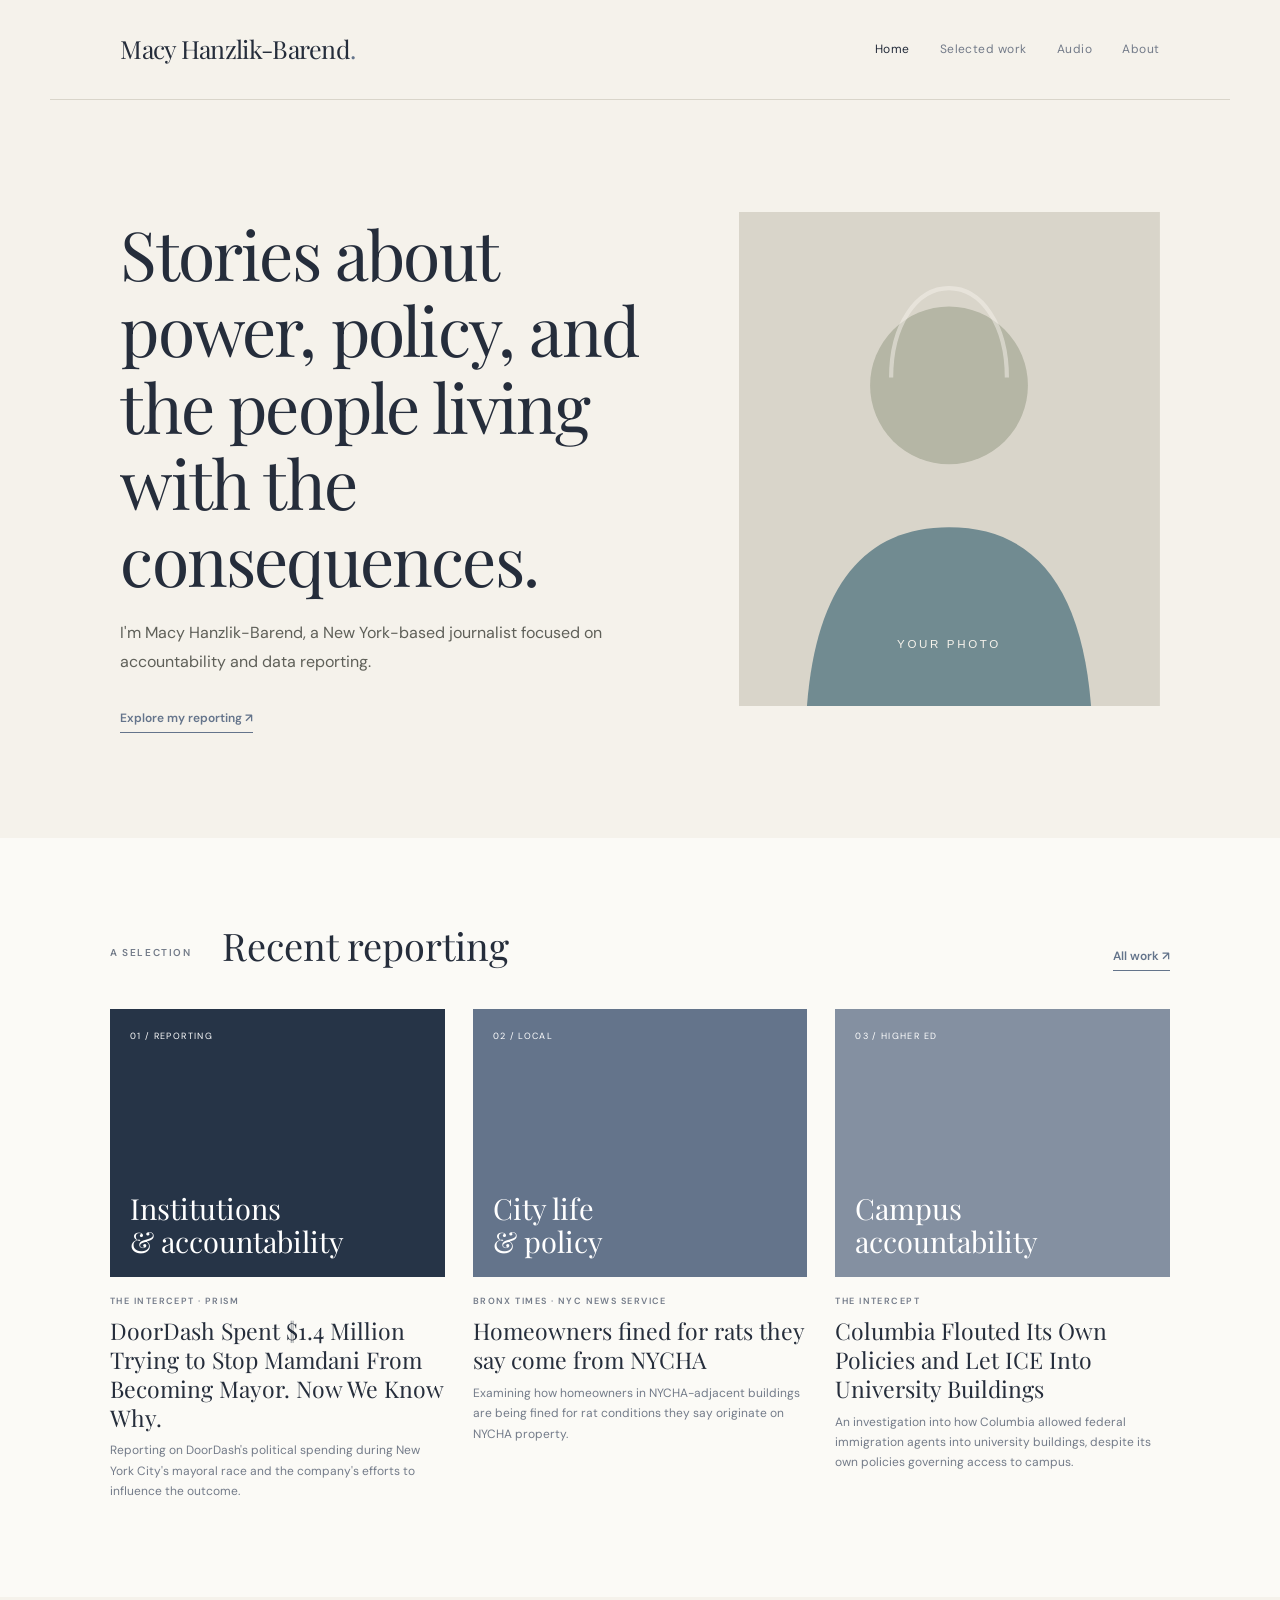
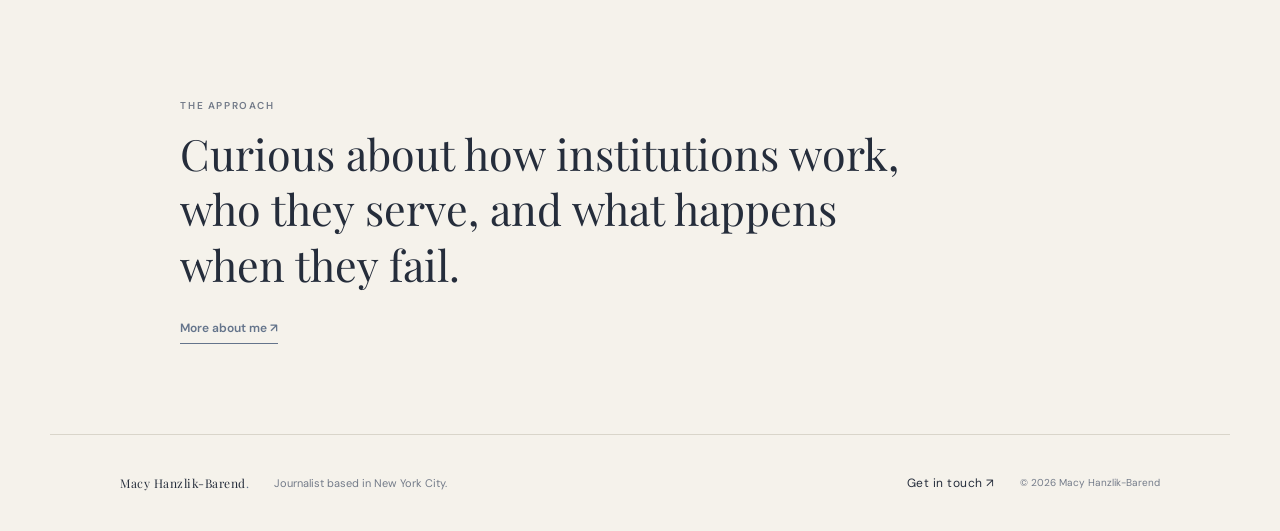
<file: index.html>
<!doctype html>
<html lang="en">
<head>
  <meta charset="utf-8">
  <meta name="viewport" content="width=device-width, initial-scale=1">
  <meta name="description" content="Macy Hanzlik-Barend is a journalist reporting on institutions, policy and the people affected by them.">
  <title>Macy Hanzlik-Barend — Journalist</title>
  <link rel="preconnect" href="https://fonts.googleapis.com">
  <link rel="preconnect" href="https://fonts.gstatic.com" crossorigin>
  <link href="https://fonts.googleapis.com/css2?family=DM+Sans:wght@400;500;600;700&family=Playfair+Display:wght@400;500;600&display=swap" rel="stylesheet">
  <link rel="stylesheet" href="styles.css">
</head>
<body>
  <header class="site-header">
    <a class="wordmark" href="index.html">Macy Hanzlik-Barend<span>.</span></a>
    <button class="menu-toggle" aria-label="Toggle navigation" aria-expanded="false">Menu</button>
    <nav class="nav">
      <a class="active" href="index.html">Home</a>
      <a href="work.html">Selected work</a>
      <a href="audio.html">Audio</a>
      <a href="about.html">About</a>
    </nav>
  </header>

  <main>
    <section class="hero">
      <div class="hero-copy">
        <p class="eyebrow"></p>
        <h1>Stories about power, policy, and the people living with the consequences.</h1>
        <p class="intro">I'm Macy Hanzlik-Barend, a New York-based journalist focused on accountability and data reporting.</p>
        <a class="text-link" href="work.html">Explore my reporting <span aria-hidden="true">↗</span></a>
      </div>
      <div class="hero-image-wrap">
        <!-- Optional portrait: replace portrait-placeholder.svg with your own image, or leave this illustration in place. -->
        <img class="hero-image" src="assets/portrait-placeholder.svg" alt="Abstract placeholder illustration; replace with a portrait if desired">
        <p class="image-note"></p>
      </div>
    </section>

    <section class="section-block">
      <div class="section-heading">
        <p class="eyebrow">A selection</p>
        <h2>Recent reporting</h2>
        <a class="text-link" href="work.html">All work ↗</a>
      </div>
      <div class="work-grid">
        <article class="work-card feature-card">
          <div class="card-art art-blue"><span>01 / REPORTING</span><b>Institutions<br>& accountability</b></div>
          <div class="card-meta">THE INTERCEPT · PRISM</div>
          <h3><a href="https://theintercept.com/2026/09/23/doordash-delivery-nyc-mamdani-wage-theft-settlement/" target="_blank" rel="noopener">DoorDash Spent $1.4 Million Trying to Stop Mamdani From Becoming Mayor. Now We Know Why.</a></h3>
          <p>Reporting on DoorDash's political spending during New York City's mayoral race and the company's efforts to influence the outcome.</p>
        </article>
        <article class="work-card">
          <div class="card-art art-rust"><span>02 / LOCAL</span><b>City life<br>& policy</b></div>
          <div class="card-meta">BRONX TIMES · NYC NEWS SERVICE</div>
          <h3><a href="https://www.bxtimes.com/homeowners-fined-for-rats-they-say-comes-from-nycha/" target="_blank" rel="noopener">Homeowners fined for rats they say come from NYCHA</a></h3>
          <p>Examining how homeowners in NYCHA-adjacent buildings are being fined for rat conditions they say originate on NYCHA property.</p>
        </article>
        <article class="work-card">
          <div class="card-art art-olive">
            <span>03 / HIGHER ED</span>
            <b>Campus<br>accountability</b>
          </div>
          <div class="card-meta">THE INTERCEPT</div>
          <h3><a href="https://theintercept.com/2026/03/08/columbia-ice-raids-warrant-khalil/" target="_blank" rel="noopener">Columbia Flouted Its Own Policies and Let ICE Into University Buildings</a></h3>
          <p>An investigation into how Columbia allowed federal immigration agents into university buildings, despite its own policies governing access to campus.</p>
        </article>
      </div>
    </section>

    <section class="about-strip">
      <p class="eyebrow">The approach</p>
      <p class="strip-copy">Curious about how institutions work, who they serve, and what happens when they fail.</p>
      <a class="text-link" href="about.html">More about me ↗</a>
    </section>
  </main>

  <footer class="site-footer">
    <a class="wordmark" href="index.html">Macy Hanzlik-Barend<span>.</span></a>
    <p>Journalist based in New York City.</p>
    <a href="mailto:macyhb@example.com">Get in touch ↗</a>
    <small>© <span id="year"></span> Macy Hanzlik-Barend</small>
  </footer>
  <script src="script.js"></script>
</body>
</html>
</file>
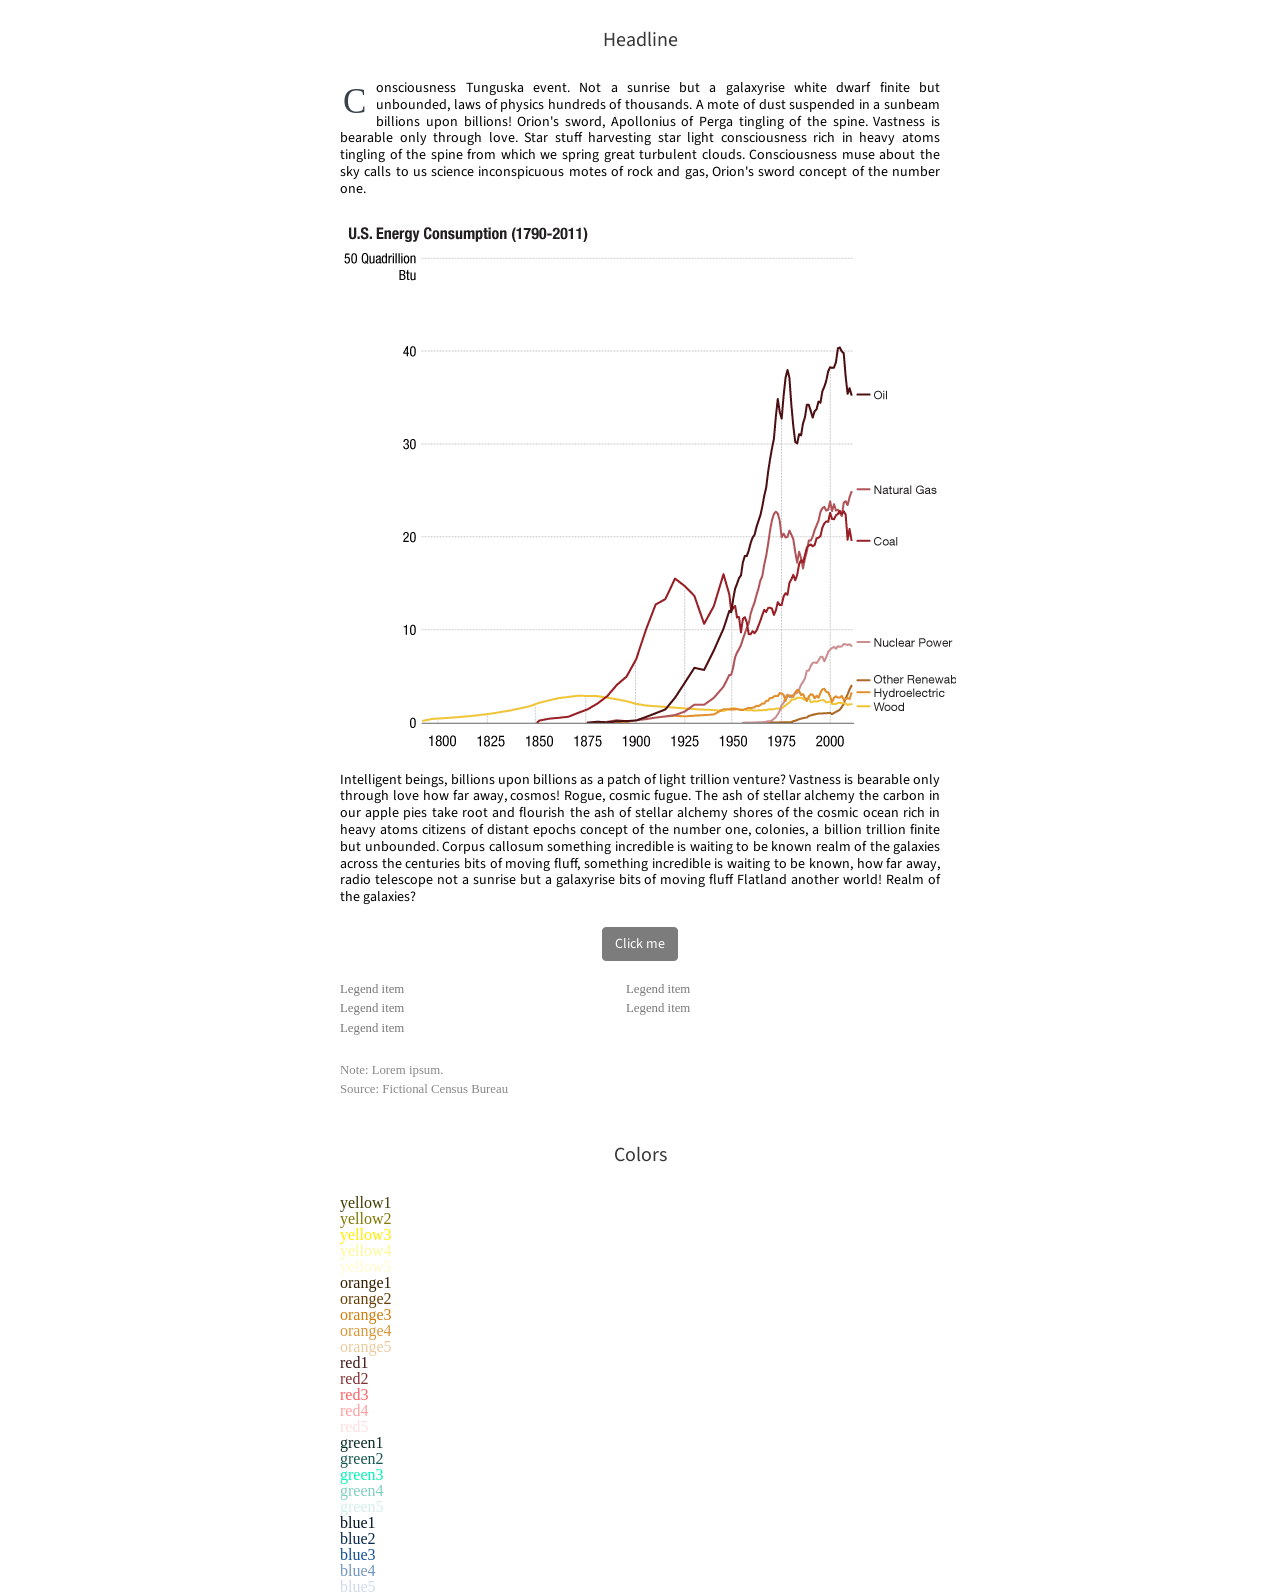
<file: dogs/index.html>
<!doctype html>
<html lang="en">
<head>
	<!-- For different browsers and screensizes -->
	<meta charset="UTF-8">
	<meta http-equiv="X-UA-Compatible" content="IE=edge,chrome=1">
	<meta name="viewport" content="width=device-width, initial-scale=1, maximum-scale=1, user-scalable=no">

	<!-- Site title -->
	<title>TITLE OF YOUR SITE</title>
	<meta http-equiv="Content-Type" content="text/html; charset=utf-8"/>
	<meta name="author" content="" />
	<meta name="geo.country" content="US" />
	<meta name="dc.language" content="en" />
	<meta name="description" content="" />
	<meta name="keywords" content="" />

	 <meta property="og:site_name"       content="TITLE OF YOUR SITE"/>
	 <!-- You will need to get an ID from Facebook https://developers.facebook.com/docs/apps/register -->
    <meta property="fb:app_id"          content="INSERT FACEBOOK ID HERE" />
    <meta property="og:type"            content="website" />
    <meta property="og:url"             content="LINK TO YOUR PROJECT" />
    <meta property="og:title"           content="OUR GRAPHIC'S TITLE" />
    <meta property="og:image"           content="LINK TO YOUR SOCIAL IMAGE 1200x800" />
    <meta property="og:description"     content="YOUR DEK" />
    <meta property="og:image:width" content="1200" />
	<meta property="og:image:height" content="800" />
	<meta property="article:publisher" content="LINK TO YOUR PROJECT" />

	<!--  This information will show up when your site gets shared on Twitter -->
    <meta name="twitter:card" content="summary_large_image">
	<meta name="twitter:site" content="@cunyjschool">
	<meta name="twitter:title" content="YOUR GRAPHIC'S TITLE">
	<meta name="twitter:description" content="YOUR DEK">
	<meta name="twitter:creator" content="">
	<meta name="twitter:image:src" content="LINK TO YOUR SOCIAL IMAGE">
	<meta name="twitter:domain" content="LINK TO YOUR PROJECT">
	<meta name="twitter:app:name:iphone" content="">
	<meta name="twitter:app:name:ipad" content="">
	<meta name="twitter:app:name:googleplay" content="">
	<meta name="twitter:app:url:iphone" content="">
	<meta name="twitter:app:url:ipad" content="">
	<meta name="twitter:app:url:googleplay" content="">
	<meta name="twitter:app:id:iphone" content="">
	<meta name="twitter:app:id:ipad" content="">
	<meta name="twitter:app:id:googleplay" content="">

	<!-- Google fonts
	https://fonts.google.com/specimen/Source+Sans+Pro?selection.family=Source+Sans+Pro:300,400,400i,700,700i
	-->
	<link href="https://fonts.googleapis.com/css?family=Source+Sans+Pro:300,400,400i,700,700i" rel="stylesheet">

	<!-- Library for icons: http://fontawesome.io/icons/-->
	<link rel="stylesheet" href="css/libs/font-awesome.css" >

	<!-- Your styles -->
	<link rel="stylesheet" href="css/styles.css" type="text/css" media="screen" charset="utf-8" />


</head>
<body>

	<div class="wrap">

		<div class="item">
			<div class="content" id="intro">
				<h1>Headline</h1>

				<!-- Great ipsum texts: http://meettheipsums.com/ | this one is Sagan ipsum: http://saganipsum.com/ -->
				<p class="first-graph">Consciousness Tunguska event. Not a sunrise but a galaxyrise white dwarf finite but unbounded, laws of physics hundreds of thousands. A mote of dust suspended in a sunbeam billions upon billions! Orion's sword, Apollonius of Perga tingling of the spine. Vastness is bearable only through love. Star stuff harvesting star light consciousness rich in heavy atoms tingling of the spine from which we spring great turbulent clouds. Consciousness muse about the sky calls to us science inconspicuous motes of rock and gas, Orion's sword concept of the number one.</p>

				<img src="images/graphics_example1.gif" alt="a line chart depicting the use of energy sources over time">

				<p>Intelligent beings, billions upon billions as a patch of light trillion venture? Vastness is bearable only through love how far away, cosmos! Rogue, cosmic fugue. The ash of stellar alchemy the carbon in our apple pies take root and flourish the ash of stellar alchemy shores of the cosmic ocean rich in heavy atoms citizens of distant epochs concept of the number one, colonies, a billion trillion finite but unbounded. Corpus callosum something incredible is waiting to be known realm of the galaxies across the centuries bits of moving fluff, something incredible is waiting to be known, how far away, radio telescope not a sunrise but a galaxyrise bits of moving fluff Flatland another world! Realm of the galaxies?</p>

		        <div class="button-container" style="text-align: center;">
					<div class="button" id="start">Click me</div>
				</div>

		    </div>

		    <div class="content">
				<div class="legend">
					<div class="footnote" style="height:100px;">
						<br>
						<div class="legend-box"><div class='legend-text'>Legend item</div></div>
						<div class="legend-box"><div class='legend-text'>Legend item</div></div>
						<div class="legend-box"><div class='legend-text'>Legend item</div></div>
						<div class="legend-box"><div class='legend-text'>Legend item</div></div>
						<div class="legend-box"><div class='legend-text'>Legend item</div></div>
					</div>


					<div class="footnote">
						Note: Lorem ipsum. <br>
						Source: Fictional Census Bureau
					</div>
					<br>
				</div>

				<h1>Colors</h1>
				<div class="">
					<div class="yellow1">yellow1</div>
					<div class="yellow2">yellow2</div>
					<div class="yellow3">yellow3</div>
					<div class="yellow4">yellow4</div>
					<div class="yellow5">yellow5</div>
				</div>

					<div class="orange1">orange1</div>
					<div class="orange2">orange2</div>
					<div class="orange3">orange3</div>
					<div class="orange4">orange4</div>
					<div class="orange5">orange5</div>

					<div class="red1">red1</div>
					<div class="red2">red2</div>
					<div class="red3">red3</div>
					<div class="red4">red4</div>
					<div class="red5">red5</div>

					<div class="green1">green1</div>
					<div class="green2">green2</div>
					<div class="green3">green3</div>
					<div class="green4">green4</div>
					<div class="green5">green5</div>

					<div class="blue1">blue1</div>
					<div class="blue2">blue2</div>
					<div class="blue3">blue3</div>
					<div class="blue4">blue4</div>
					<div class="blue5">blue5</div>
			</div>

		</div>






	</div>


	<!-- libraries -->
	<script src="js/libs/jquery-2.1.3.min.js"></script>


	<!-- your javascript -->
	<script src="js/script.js"></script>









</body>
</html>
</file>
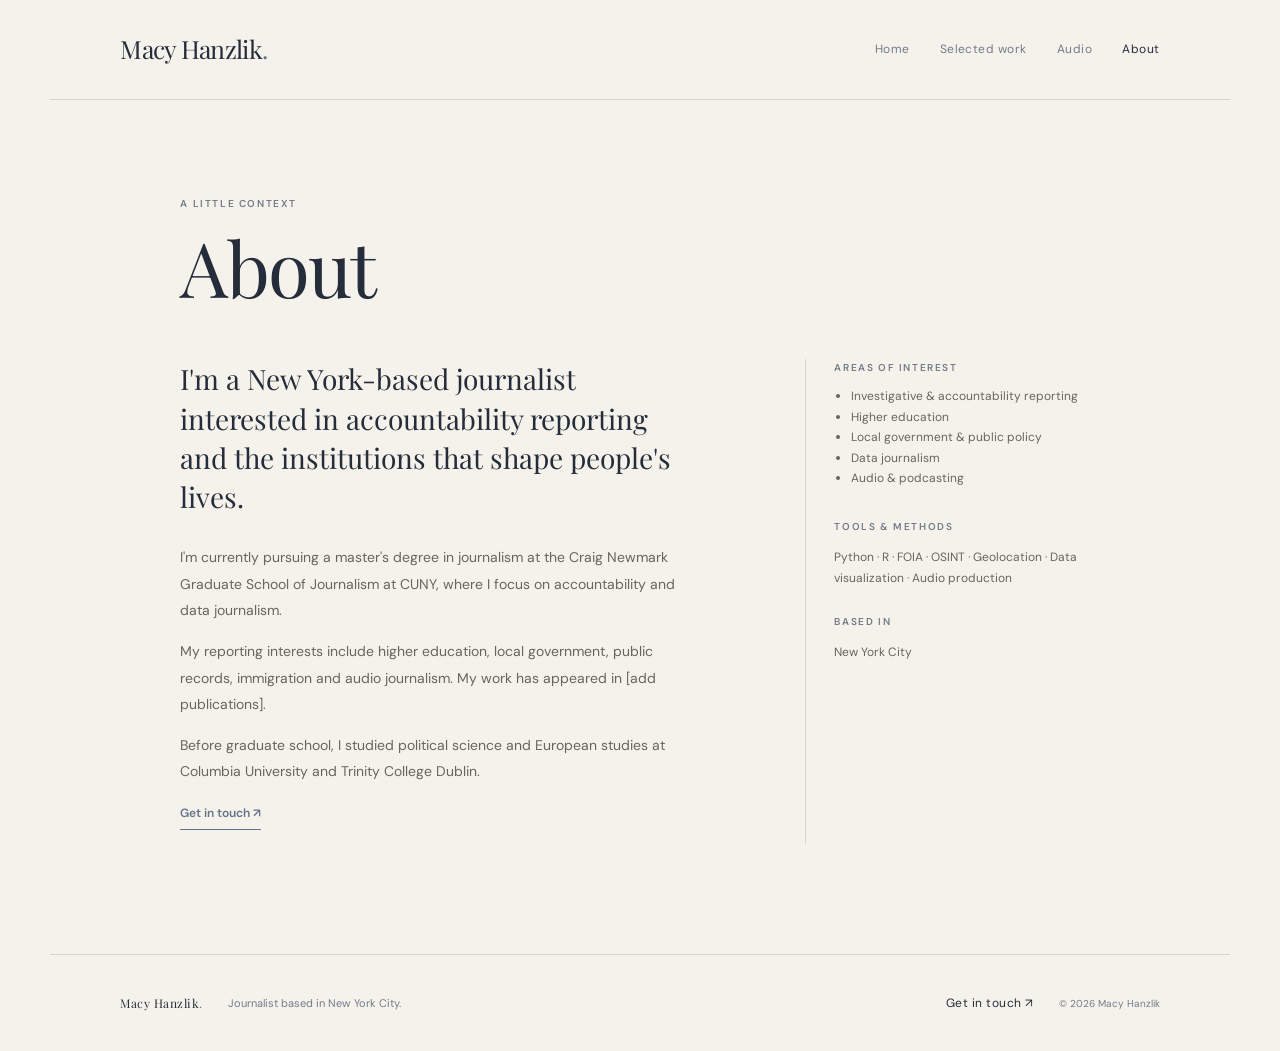
<file: about.html>
<!doctype html>
<html lang="en"><head><meta charset="utf-8"><meta name="viewport" content="width=device-width, initial-scale=1"><title>About — Macy Hanzlik</title><link rel="preconnect" href="https://fonts.googleapis.com"><link rel="preconnect" href="https://fonts.gstatic.com" crossorigin><link href="https://fonts.googleapis.com/css2?family=DM+Sans:wght@400;500;600;700&family=Playfair+Display:wght@400;500;600&display=swap" rel="stylesheet"><link rel="stylesheet" href="styles.css"></head>
<body><header class="site-header"><a class="wordmark" href="index.html">Macy Hanzlik<span>.</span></a><button class="menu-toggle" aria-label="Toggle navigation" aria-expanded="false">Menu</button><nav class="nav"><a href="index.html">Home</a><a href="work.html">Selected work</a><a href="audio.html">Audio</a><a class="active" href="about.html">About</a></nav></header>
<main class="inner-page about-page"><p class="eyebrow">A little context</p><h1 class="page-title">About</h1><div class="about-layout"><div><p class="about-lede">I'm a New York-based journalist interested in accountability reporting and the institutions that shape people's lives.</p><p>I'm currently pursuing a master's degree in journalism at the Craig Newmark Graduate School of Journalism at CUNY, where I focus on accountability and data journalism.</p><p>My reporting interests include higher education, local government, public records, immigration and audio journalism. My work has appeared in [add publications].</p><p>Before graduate school, I studied political science and European studies at Columbia University and Trinity College Dublin.</p><p><a class="text-link" href="mailto:YOUR-EMAIL@example.com">Get in touch ↗</a></p></div><aside class="details-panel"><p class="eyebrow">Areas of interest</p><ul><li>Investigative & accountability reporting</li><li>Higher education</li><li>Local government & public policy</li><li>Data journalism</li><li>Audio & podcasting</li></ul><p class="eyebrow">Tools & methods</p><p>Python · R · FOIA · OSINT · Geolocation · Data visualization · Audio production</p><p class="eyebrow">Based in</p><p>New York City</p></aside></div></main>
<footer class="site-footer"><a class="wordmark" href="index.html">Macy Hanzlik<span>.</span></a><p>Journalist based in New York City.</p><a href="mailto:YOUR-EMAIL@example.com">Get in touch ↗</a><small>© <span id="year"></span> Macy Hanzlik</small></footer><script src="script.js"></script></body></html>
</file>
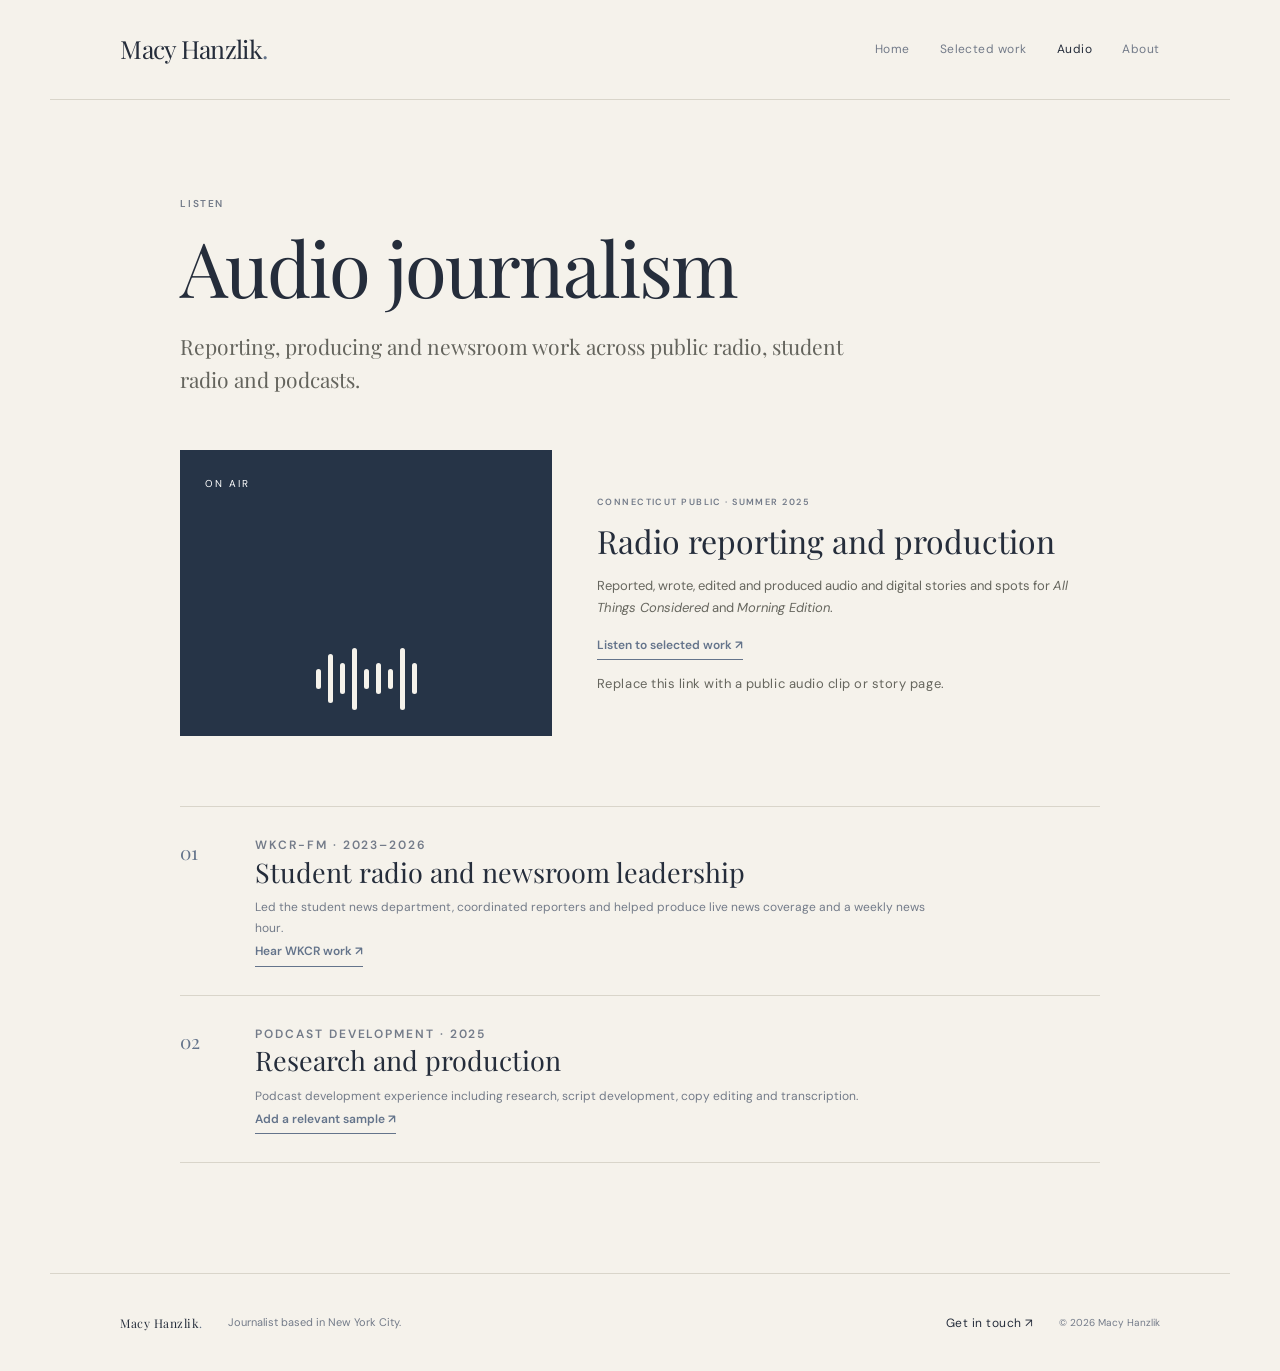
<file: audio.html>
<!doctype html>
<html lang="en"><head><meta charset="utf-8"><meta name="viewport" content="width=device-width, initial-scale=1"><title>Audio — Macy Hanzlik</title><link rel="preconnect" href="https://fonts.googleapis.com"><link rel="preconnect" href="https://fonts.gstatic.com" crossorigin><link href="https://fonts.googleapis.com/css2?family=DM+Sans:wght@400;500;600;700&family=Playfair+Display:wght@400;500;600&display=swap" rel="stylesheet"><link rel="stylesheet" href="styles.css"></head>
<body><header class="site-header"><a class="wordmark" href="index.html">Macy Hanzlik<span>.</span></a><button class="menu-toggle" aria-label="Toggle navigation" aria-expanded="false">Menu</button><nav class="nav"><a href="index.html">Home</a><a href="work.html">Selected work</a><a class="active" href="audio.html">Audio</a><a href="about.html">About</a></nav></header>
<main class="inner-page"><p class="eyebrow">Listen</p><h1 class="page-title">Audio journalism</h1><p class="page-intro">Reporting, producing and newsroom work across public radio, student radio and podcasts.</p>
<div class="audio-feature"><div class="audio-art"><span>ON AIR</span><div class="sound-bars"><i></i><i></i><i></i><i></i><i></i><i></i><i></i><i></i><i></i></div></div><div><p class="card-meta">CONNECTICUT PUBLIC · SUMMER 2025</p><h2>Radio reporting and production</h2><p>Reported, wrote, edited and produced audio and digital stories and spots for <em>All Things Considered</em> and <em>Morning Edition</em>.</p><a class="text-link" href="#" target="_blank" rel="noopener">Listen to selected work ↗</a><p class="edit-reminder">Replace this link with a public audio clip or story page.</p></div></div>
<div class="clip-list"><article class="clip"><div class="clip-number">01</div><div><p class="card-meta">WKCR-FM · 2023–2026</p><h2>Student radio and newsroom leadership</h2><p>Led the student news department, coordinated reporters and helped produce live news coverage and a weekly news hour.</p><a class="text-link" href="#" target="_blank" rel="noopener">Hear WKCR work ↗</a></div></article><article class="clip"><div class="clip-number">02</div><div><p class="card-meta">PODCAST DEVELOPMENT · 2025</p><h2>Research and production</h2><p>Podcast development experience including research, script development, copy editing and transcription.</p><a class="text-link" href="#" target="_blank" rel="noopener">Add a relevant sample ↗</a></div></article></div></main>
<footer class="site-footer"><a class="wordmark" href="index.html">Macy Hanzlik<span>.</span></a><p>Journalist based in New York City.</p><a href="mailto:YOUR-EMAIL@example.com">Get in touch ↗</a><small>© <span id="year"></span> Macy Hanzlik</small></footer><script src="script.js"></script></body></html>
</file>
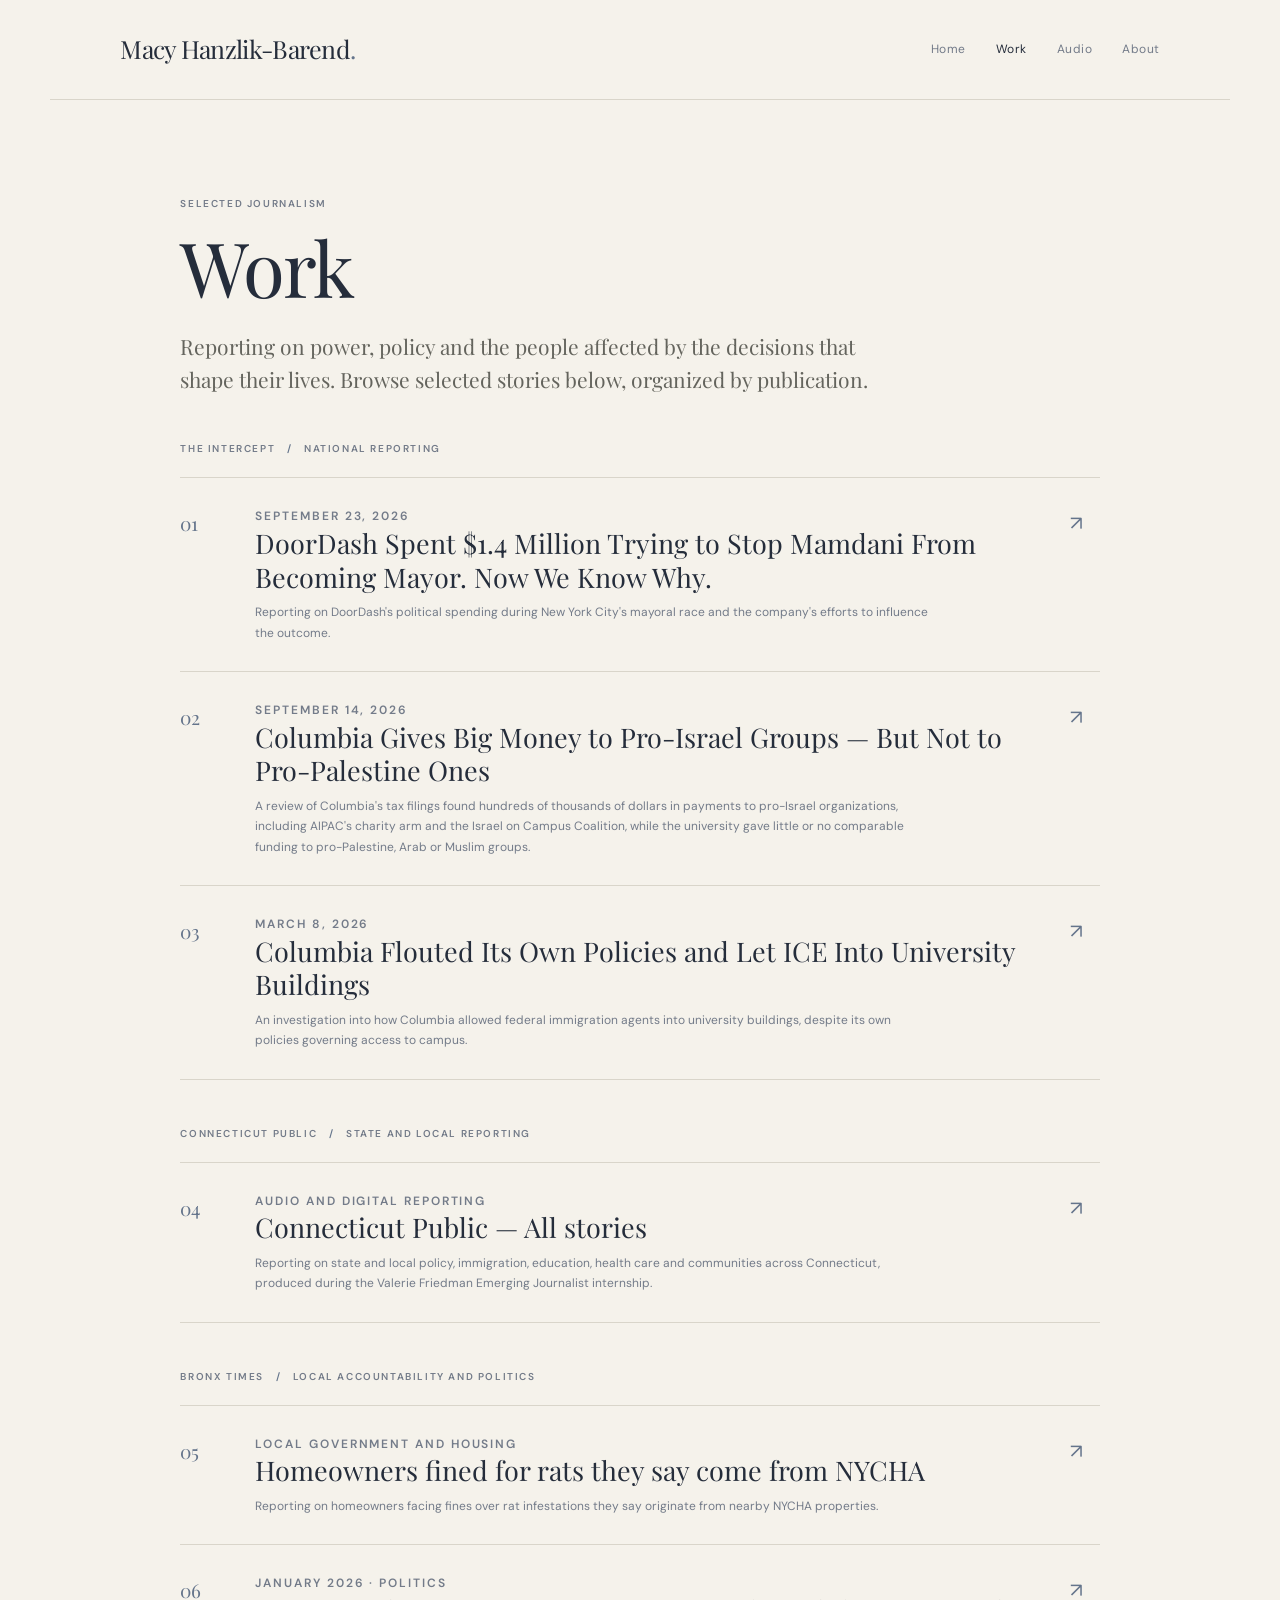
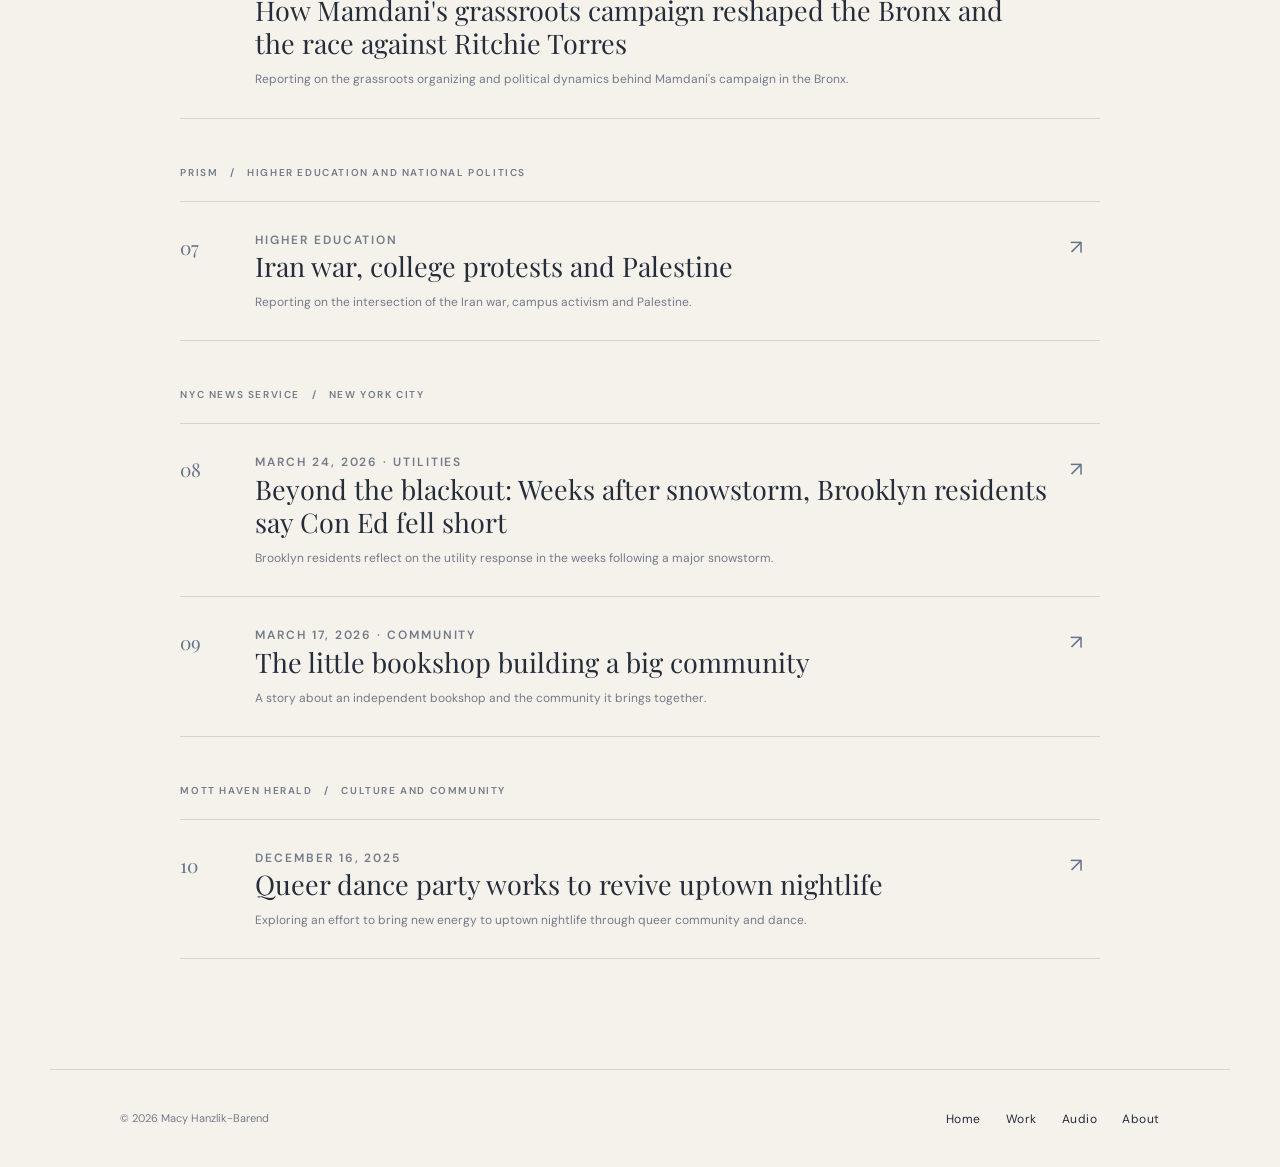
<file: work.html>
<!DOCTYPE html>
<html lang="en">
<head>
  <meta charset="UTF-8">
  <meta name="viewport" content="width=device-width, initial-scale=1.0">
  <meta name="description" content="Selected journalism by Macy Hanzlik-Barend.">
  <title>Work | Macy Hanzlik-Barend</title>
  <link rel="preconnect" href="https://fonts.googleapis.com">
  <link rel="preconnect" href="https://fonts.gstatic.com" crossorigin>
  <link href="https://fonts.googleapis.com/css2?family=DM+Sans:wght@400;500;600&family=Playfair+Display:wght@400;500&display=swap" rel="stylesheet">
  <link rel="stylesheet" href="styles.css">
</head>
<body>

<header class="site-header">
  <a class="wordmark" href="index.html">Macy Hanzlik-Barend<span>.</span></a>
  <button class="menu-toggle" aria-label="Toggle navigation">Menu</button>
  <nav class="nav">
    <a href="index.html">Home</a>
    <a href="work.html" class="active">Work</a>
    <a href="audio.html">Audio</a>
    <a href="about.html">About</a>
  </nav>
</header>

<main class="inner-page">
  <p class="eyebrow">Selected journalism</p>
  <h1 class="page-title">Work</h1>
  <p class="page-intro">
    Reporting on power, policy and the people affected by the decisions that shape their lives.
    Browse selected stories below, organized by publication.
  </p>

  <p class="filter-note">THE INTERCEPT <span> / </span> NATIONAL REPORTING</p>
  <div class="clip-list">

    <article class="clip">
      <div class="clip-number">01</div>
      <div>
        <p class="card-meta">September 23, 2026</p>
        <h2><a href="https://theintercept.com/2026/09/23/doordash-delivery-nyc-mamdani-wage-theft-settlement/" target="_blank" rel="noopener">DoorDash Spent $1.4 Million Trying to Stop Mamdani From Becoming Mayor. Now We Know Why.</a></h2>
        <p>Reporting on DoorDash's political spending during New York City's mayoral race and the company's efforts to influence the outcome.</p>
      </div>
      <a class="arrow-link" href="https://theintercept.com/2026/09/23/doordash-delivery-nyc-mamdani-wage-theft-settlement/" target="_blank" rel="noopener" aria-label="Read story">↗</a>
    </article>

    <article class="clip">
      <div class="clip-number">02</div>
      <div>
        <p class="card-meta">September 14, 2026</p>
        <h2><a href="https://theintercept.com/2026/09/14/columbia-israel-donations-payments-adl-aipac/" target="_blank" rel="noopener">Columbia Gives Big Money to Pro-Israel Groups — But Not to Pro-Palestine Ones</a></h2>
        <p>A review of Columbia's tax filings found hundreds of thousands of dollars in payments to pro-Israel organizations, including AIPAC's charity arm and the Israel on Campus Coalition, while the university gave little or no comparable funding to pro-Palestine, Arab or Muslim groups.</p>
      </div>
      <a class="arrow-link" href="https://theintercept.com/2026/09/14/columbia-israel-donations-payments-adl-aipac/" target="_blank" rel="noopener" aria-label="Read story">↗</a>
    </article>

    <article class="clip">
      <div class="clip-number">03</div>
      <div>
        <p class="card-meta">March 8, 2026</p>
        <h2><a href="https://theintercept.com/2026/03/08/columbia-ice-raids-warrant-khalil/" target="_blank" rel="noopener">Columbia Flouted Its Own Policies and Let ICE Into University Buildings</a></h2>
        <p>An investigation into how Columbia allowed federal immigration agents into university buildings, despite its own policies governing access to campus.</p>
      </div>
      <a class="arrow-link" href="https://theintercept.com/2026/03/08/columbia-ice-raids-warrant-khalil/" target="_blank" rel="noopener" aria-label="Read story">↗</a>
    </article>

  </div>

  <p class="filter-note">CONNECTICUT PUBLIC <span> / </span> STATE AND LOCAL REPORTING</p>
  <div class="clip-list">
    <article class="clip">
      <div class="clip-number">04</div>
      <div>
        <p class="card-meta">Audio and digital reporting</p>
        <h2><a href="https://www.ctpublic.org/people/macy-hanzlik-barend" target="_blank" rel="noopener">Connecticut Public — All stories</a></h2>
        <p>Reporting on state and local policy, immigration, education, health care and communities across Connecticut, produced during the Valerie Friedman Emerging Journalist internship.</p>
      </div>
      <a class="arrow-link" href="https://www.ctpublic.org/people/macy-hanzlik-barend" target="_blank" rel="noopener" aria-label="View author archive">↗</a>
    </article>
  </div>

  <p class="filter-note">BRONX TIMES <span> / </span> LOCAL ACCOUNTABILITY AND POLITICS</p>
  <div class="clip-list">

    <article class="clip">
      <div class="clip-number">05</div>
      <div>
        <p class="card-meta">Local government and housing</p>
        <h2><a href="https://www.bxtimes.com/homeowners-fined-for-rats-they-say-comes-from-nycha/" target="_blank" rel="noopener">Homeowners fined for rats they say come from NYCHA</a></h2>
        <p>Reporting on homeowners facing fines over rat infestations they say originate from nearby NYCHA properties.</p>
      </div>
      <a class="arrow-link" href="https://www.bxtimes.com/homeowners-fined-for-rats-they-say-comes-from-nycha/" target="_blank" rel="noopener" aria-label="Read story">↗</a>
    </article>

    <article class="clip">
      <div class="clip-number">06</div>
      <div>
        <p class="card-meta">January 2026 · Politics</p>
        <h2><a href="https://www.bxtimes.com/mamdani-grassroots-campaign-reshaped-the-bronx-and-the-race-against-ritchie-torres/" target="_blank" rel="noopener">How Mamdani's grassroots campaign reshaped the Bronx and the race against Ritchie Torres</a></h2>
        <p>Reporting on the grassroots organizing and political dynamics behind Mamdani's campaign in the Bronx.</p>
      </div>
      <a class="arrow-link" href="https://www.bxtimes.com/mamdani-grassroots-campaign-reshaped-the-bronx-and-the-race-against-ritchie-torres/" target="_blank" rel="noopener" aria-label="Read story">↗</a>
    </article>

  </div>

  <p class="filter-note">PRISM <span> / </span> HIGHER EDUCATION AND NATIONAL POLITICS</p>
  <div class="clip-list">
    <article class="clip">
      <div class="clip-number">07</div>
      <div>
        <p class="card-meta">Higher education</p>
        <h2><a href="https://www.prismreports.org/iran-war-college-protests-palestine/" target="_blank" rel="noopener">Iran war, college protests and Palestine</a></h2>
        <p>Reporting on the intersection of the Iran war, campus activism and Palestine.</p>
      </div>
      <a class="arrow-link" href="https://www.prismreports.org/iran-war-college-protests-palestine/" target="_blank" rel="noopener" aria-label="Read story">↗</a>
    </article>
  </div>

  <p class="filter-note">NYC NEWS SERVICE <span> / </span> NEW YORK CITY</p>
  <div class="clip-list">

    <article class="clip">
      <div class="clip-number">08</div>
      <div>
        <p class="card-meta">March 24, 2026 · Utilities</p>
        <h2><a href="https://www.nycitynewsservice.com/2026/03/24/beyond-the-blackout-weeks-after-snowstorm-brooklyn-residents-say-con-ed-fell-short/" target="_blank" rel="noopener">Beyond the blackout: Weeks after snowstorm, Brooklyn residents say Con Ed fell short</a></h2>
        <p>Brooklyn residents reflect on the utility response in the weeks following a major snowstorm.</p>
      </div>
      <a class="arrow-link" href="https://www.nycitynewsservice.com/2026/03/24/beyond-the-blackout-weeks-after-snowstorm-brooklyn-residents-say-con-ed-fell-short/" target="_blank" rel="noopener" aria-label="Read story">↗</a>
    </article>

    <article class="clip">
      <div class="clip-number">09</div>
      <div>
        <p class="card-meta">March 17, 2026 · Community</p>
        <h2><a href="https://www.nycitynewsservice.com/2026/03/17/the-little-bookshop-building-a-big-community/" target="_blank" rel="noopener">The little bookshop building a big community</a></h2>
        <p>A story about an independent bookshop and the community it brings together.</p>
      </div>
      <a class="arrow-link" href="https://www.nycitynewsservice.com/2026/03/17/the-little-bookshop-building-a-big-community/" target="_blank" rel="noopener" aria-label="Read story">↗</a>
    </article>

  </div>

  <p class="filter-note">MOTT HAVEN HERALD <span> / </span> CULTURE AND COMMUNITY</p>
  <div class="clip-list">
    <article class="clip">
      <div class="clip-number">10</div>
      <div>
        <p class="card-meta">December 16, 2025</p>
        <h2><a href="https://www.motthavenherald.com/2025/12/16/queer-dance-party-works-to-revive-uptown-nightlife/" target="_blank" rel="noopener">Queer dance party works to revive uptown nightlife</a></h2>
        <p>Exploring an effort to bring new energy to uptown nightlife through queer community and dance.</p>
      </div>
      <a class="arrow-link" href="https://www.motthavenherald.com/2025/12/16/queer-dance-party-works-to-revive-uptown-nightlife/" target="_blank" rel="noopener" aria-label="Read story">↗</a>
    </article>
  </div>

</main>

<footer class="site-footer">
  <p>© 2026 Macy Hanzlik-Barend</p>
  <a href="index.html">Home</a>
  <a href="work.html">Work</a>
  <a href="audio.html">Audio</a>
  <a href="about.html">About</a>
</footer>

<script src="script.js"></script>
</body>
</html>
</file>
<file: styles.css>
:root{--paper:#f5f2eb;--ink:#252722;--muted:#77776e;--line:#d9d5ca;--blue:#718b91;--rust:#b8755e;--olive:#8a8d70;--white:#fbfaf6;--serif:"Playfair Display",Georgia,serif;--sans:"DM Sans",Arial,sans-serif}*{box-sizing:border-box}html{scroll-behavior:smooth}body{margin:0;background:var(--paper);color:var(--ink);font-family:var(--sans);font-size:15px;line-height:1.7}.site-header{max-width:1180px;margin:auto;padding:28px 5.5%;display:flex;align-items:center;justify-content:space-between;border-bottom:1px solid var(--line)}.wordmark{font-family:var(--serif);font-size:25px;text-decoration:none;color:var(--ink);letter-spacing:-.7px}.wordmark span{color:var(--rust)}.nav{display:flex;gap:30px}.nav a,.site-footer a{color:var(--ink);text-decoration:none;font-size:12px;letter-spacing:.04em}.nav a{color:var(--muted)}.nav a:hover,.nav a.active,.site-footer a:hover{color:var(--ink)}.menu-toggle{display:none;background:none;border:0;font:inherit}.hero{max-width:1180px;margin:0 auto;padding:95px 5.5% 105px;display:grid;grid-template-columns:1.12fr .88fr;gap:8%;align-items:center}.eyebrow,.card-meta,.filter-note{font-size:10px;letter-spacing:.16em;text-transform:uppercase;color:var(--muted);font-weight:600}.hero h1,.page-title{font-family:var(--serif);font-weight:400;letter-spacing:-1.8px;line-height:1.13}.hero h1{font-size:clamp(42px,5.3vw,70px);max-width:680px;margin:20px 0}.intro{font-size:16px;color:#5f6059;max-width:490px;line-height:1.85;margin-bottom:28px}.text-link{display:inline-block;color:var(--ink);text-decoration:none;border-bottom:1px solid var(--rust);padding-bottom:4px;font-size:12px;font-weight:600}.text-link span{color:var(--rust)}.hero-image-wrap{margin:0}.hero-image{width:100%;aspect-ratio:4/4.7;object-fit:cover;display:block;background:#dedbd0}.image-note,.edit-reminder{font-size:10px;color:var(--muted);letter-spacing:.04em}.section-block{background:var(--white);padding:78px 5.5% 95px}.section-heading{max-width:1060px;margin:0 auto 38px;display:flex;align-items:end;gap:30px}.section-heading h2{font:400 38px var(--serif);margin:4px auto 0 0}.work-grid{max-width:1060px;margin:auto;display:grid;grid-template-columns:repeat(3,1fr);gap:28px}.card-art{aspect-ratio:1.25;display:flex;flex-direction:column;justify-content:space-between;padding:20px;color:#fff}.card-art span{font-size:9px;letter-spacing:.15em}.card-art b{font:400 29px/1.12 var(--serif)}.art-blue{background:#718b91}.art-rust{background:#b8755e}.art-olive{background:#858a70}.card-meta{margin:17px 0 8px;font-size:9px}.work-card h3{font:400 23px/1.25 var(--serif);margin:0 0 8px}.work-card h3 a,.clip h2 a{color:var(--ink);text-decoration:none}.work-card p,.clip p{font-size:12px;color:var(--muted);margin:0}.about-strip{max-width:1060px;margin:auto;padding:90px 5.5%;}.strip-copy{font:400 clamp(27px,3.5vw,43px)/1.3 var(--serif);max-width:760px;margin:12px 0 22px}.site-footer{border-top:1px solid var(--line);max-width:1180px;margin:auto;padding:28px 5.5%;display:flex;align-items:center;gap:25px}.site-footer p{font-size:11px;color:var(--muted);margin-right:auto}.site-footer small{font-size:10px;color:var(--muted)}.inner-page{max-width:1060px;margin:auto;padding:85px 5.5% 110px}.page-title{font-size:clamp(48px,6vw,76px);margin:12px 0 20px}.page-intro{font:400 21px/1.55 var(--serif);max-width:700px;color:#64645d}.filter-note{margin:45px 0 10px}.filter-note span{color:var(--rust);padding:0 8px}.clip-list{border-top:1px solid var(--line);margin-top:20px}.clip{display:grid;grid-template-columns:55px 1fr 30px;gap:20px;padding:28px 0;border-bottom:1px solid var(--line);align-items:start}.clip-number{font:400 19px var(--serif);color:var(--rust);padding-top:4px}.clip h2{font:400 27px/1.25 var(--serif);margin:0 0 8px}.clip p:not(.card-meta){max-width:680px}.arrow-link{color:var(--rust);text-decoration:none;font-size:20px}.note-box{background:#eae6dc;padding:18px 22px;margin-top:45px;font-size:12px;color:#66665e}.audio-feature{display:grid;grid-template-columns:.85fr 1.15fr;gap:45px;align-items:center;margin:55px 0 70px}.audio-art{background:#718b91;aspect-ratio:1.3;display:flex;flex-direction:column;justify-content:space-between;padding:25px;color:white}.audio-art>span{font-size:10px;letter-spacing:.2em}.sound-bars{height:65px;display:flex;gap:7px;align-items:center;justify-content:center}.sound-bars i{display:block;width:5px;background:#f5f2eb;height:30%;border-radius:4px}.sound-bars i:nth-child(2n){height:75%}.sound-bars i:nth-child(3n){height:48%}.sound-bars i:nth-child(4n){height:95%}.audio-feature h2{font:400 32px var(--serif);margin:0 0 12px}.audio-feature p:not(.card-meta){color:#66665e;font-size:13px}.about-layout{display:grid;grid-template-columns:1.4fr .8fr;gap:12%;margin-top:50px}.about-layout>div>p{color:#65665e;font-size:14px;line-height:1.9}.about-layout .about-lede{font:400 28px/1.4 var(--serif);color:var(--ink);margin-top:0}.details-panel{border-left:1px solid var(--line);padding-left:28px}.details-panel ul{padding-left:17px;color:#65665e;font-size:12px;margin:8px 0 30px}.details-panel p:not(.eyebrow){font-size:12px;color:#65665e}.details-panel .eyebrow{margin-top:25px}.details-panel .eyebrow:first-child{margin-top:0}@media(max-width:700px){.site-header{padding:20px 6%}.menu-toggle{display:block;font-size:12px;color:var(--ink)}.nav{display:none;position:absolute;top:67px;right:6%;background:var(--white);padding:18px 22px;z-index:5;box-shadow:0 8px 25px #0001;flex-direction:column;gap:14px}.nav.open{display:flex}.hero{padding:65px 6% 75px;grid-template-columns:1fr;gap:35px}.hero h1{font-size:48px}.hero-image{aspect-ratio:16/10}.section-block{padding:60px 6%}.section-heading{display:block}.section-heading h2{margin-bottom:15px}.work-grid{grid-template-columns:1fr;gap:35px}.card-art{aspect-ratio:1.7}.about-strip{padding:65px 6%}.site-footer{padding:25px 6%;flex-wrap:wrap;gap:12px}.site-footer p{width:100%;order:2}.site-footer small{margin-left:auto}.inner-page{padding:65px 6% 80px}.page-intro{font-size:18px}.clip{grid-template-columns:30px 1fr 20px;gap:12px}.clip h2{font-size:23px}.audio-feature,.about-layout{grid-template-columns:1fr;gap:25px}.audio-art{aspect-ratio:1.8}.details-panel{border-left:0;border-top:1px solid var(--line);padding:25px 0 0}}
/* Updated ink and slate color palette */
:root {
  --ink: #252d3b;
  --muted: #737b89;
  --line: #d9d5ca;
  --blue: #64748b;
  --rust: #64748b;
  --olive: #8490a1;
}

.art-blue {
  background: #263447;
}

.art-rust {
  background: #64748b;
}

.art-olive {
  background: #8490a1;
}

.audio-art {
  background: #263447;
}


/* Ink and slate palette */
:root {
  --ink: #252d3b;
  --muted: #737b89;
  --blue: #64748b;
  --rust: #64748b;
  --olive: #8490a1;
}

.wordmark span,
.text-link,
.text-link span,
.clip-number,
.arrow-link,
.filter-note span {
  color: #64748b;
}

.text-link {
  border-color: #64748b;
}

.art-blue,
.audio-art {
  background: #263447;
}

.art-rust {
  background: #64748b;
}

.art-olive {
  background: #8490a1;
}
</file>
<file: dogs/css/styles.css>
/*
 * styles.css
 *
 * @author: Chopping Block (choppinblock.com)
 *
 */
/* http://meyerweb.com/eric/tools/css/reset/
   v2.0 | 20110126
   License: none (public domain)
*/

html, body, div, span, applet, object, iframe,
h1, h2, h3, h4, h5, h6, p, blockquote, pre,
a, abbr, acronym, address, big, cite, code,
del, dfn, em, img, ins, kbd, q, s, samp,
small, strike, strong, sub, sup, tt, var,
b, u, i, center,
dl, dt, dd, ol, ul, li,
fieldset, form, label, legend,
table, caption, tbody, tfoot, thead, tr, th, td,
article, aside, canvas, details, embed,
figure, figcaption, footer, header, hgroup,
menu, nav, output, ruby, section, summary,
time, mark, audio, video {
	margin: 0;
	padding: 0;
	border: 0;
	font-size: 100%;
	font: inherit;
	vertical-align: baseline;
	font-family:  Georgia, serif;
	color: #787878;
}
/* HTML5 display-role reset for older browsers */
article, aside, details, figcaption, figure,
footer, header, hgroup, menu, nav, section {
	display: block;
}
body {
	line-height: 1;
}
ol, ul {
	list-style: none;
}
blockquote, q {
	quotes: none;
}
blockquote:before, blockquote:after,
q:before, q:after {
	content: '';
	content: none;
}
table {
	border-collapse: collapse;
	border-spacing: 0;
}

i{
	font-style: italic;
    font-weight: 200;

}


/* Your styles go here */

h1, h2, h3, h4, h5, h6{
	font-family:'Source Sans Pro', Helvetica, Arial, sans-serif;

}

h1{
	font-size: 6em;
	color:#f2b424;
	text-align: center;
	line-height: 2em;
	margin-bottom: 20px;
	margin-top: 20px;
}

a {
    color: #b84ab4;
    text-decoration: none;
}

.first-graph:first-letter {
	float: left;
	color: #37424A;
	font-size: 2.5em;
	line-height: 1em;
	padding-top: 4px;
	padding-right: 10px;
	padding-left: 3px;
	font-family: Georgia, serif;
}


 p{
    font-family:  Garamond, serif;
    font-size: 16px;
    line-height: 1.5em;
    color: #393939;
    padding-bottom: 1.5em;

}

/* flexbox code! */
div.wrap{
		display: flex;
		flex-direction: column;
		align-items: center;
		gap: 20px;
}

.wrap p{
	font-family:'Source Sans Pro', Helvetica, Arial, sans-serif;
	color: #000000;
	font-size: 14px;
	line-height: 1.2em;
}

h1, h2{
	font-family: 'Source Sans Pro', Helvetica, Arial, sans-serif;
	color: #363636;
	font-size: 20px;
	margin-bottom: 20px;
}

.item{
	width: 700px;
}


.content{
	width:100%;
	margin:0 auto;
	max-width:600px;
	text-align: justify;
}



.button {
	font-family:'Source Sans Pro', Helvetica, Arial, sans-serif;
	color: #fff ;
    background-color:  #7c7c7d;
    font-weight: normal;
	display: inline-block;
    padding: 6px 12px;
    margin-bottom: 0;
    font-size: 14px;
    font-weight: 400;
    line-height: 1.42857143;
    text-align: center;
    white-space: nowrap;
    vertical-align: middle;
    -ms-touch-action: manipulation;
    touch-action: manipulation;
    cursor: pointer;
    -webkit-user-select: none;
    -moz-user-select: none;
    -ms-user-select: none;
    user-select: none;
    background-image: none;
    border: 1px solid #7c7c7d;
    border-radius: 4px;
}

.button:hover {
  background: #888;
  text-decoration: none;

}


.mobile{
	display:none;
}

.desktop{
	display:block;
}

.legend{
	width:100%;
}

.legend-text{
	 float:left;
}

.legend-box{
    padding-right: 10px;
    float: left;
    width: 46%;
}

.footnote{
	font-size: 0.8em;
    color: #888;
    line-height: 1.5em;
    clear: both;
}


/* Media queries */

@media (max-width:480px) {
	.content{
		width:90%;
	}
	.mobile{
		display:block;
	}
	.desktop{
		display:none;
	}
	p{
		font-size:14px;
		padding-bottom: 1em;
	}
	.button-container{
		text-align: center;
	}

	h1 {
	    font-size: 1.5em;
	    line-height: 1em;
	    margin-bottom: 15px;
	    margin-top: 15px;
	}

}

/*Chart colors*/


.yellow1{color:#403B00;}
.yellow2{color:#807600;}
.yellow3{color:#FFEC00;}
.yellow4{color:#FFF799;}
.yellow5{color:#FFFBCC;}

.orange1{color:#331F02;}
.orange2{color:#673F05;}
.orange3{color:#CE7D09;}
.orange4{color:#D8973A;}
.orange5{color:#EBCB9D;}

.red1{color: #401819;}
.red2{color: #803133;}
.red3{color: #FF6165;}
.red4{color: #FFA0A3;}
.red5{color: #FFDFE0;}

.green1{color: #0A2C27;}
.green2{color: #15574D;}
.green3{color: #01f7b6;}
.green4{color: #7FCEC2;}
.green5{color: #D4EFEB;}

.blue1{color: #051427;}
.blue2{color: #09284E;}
.blue3{color: #12509B;}
.blue4{color: #7196C3;}
.blue5{color: #D0DCEB;}



.yellow1-bg{background-color:#403B00;}
.yellow2-bg{background-color:#807600;}
.yellow3-bg{background-color:#FFEC00;}
.yellow4-bg{background-color:#FFF799;}
.yellow5-bg{background-color:#FFFBCC;}

.orange1-bg{background-color:#331F02;}
.orange2-bg{background-color:#673F05;}
.orange3-bg{background-color:#CE7D09;}
.orange4-bg{background-color:#D8973A;}
.orange5-bg{background-color:#EBCB9D;}

.red1-bg{background-color: #401819;}
.red2-bg{background-color: #803133;}
.red3-bg{background-color: #FF6165;}
.red4-bg{background-color: #FFA0A3;}
.red5-bg{background-color: #FFDFE0;}

.green1-bg{background-color: #0A2C27;}
.green2-bg{background-color: #15574D;}
.green3-bg{background-color: #01f7b6;}
.green4-bg{background-color: #7FCEC2;}
.green5-bg{background-color: #D4EFEB;}

.blue1-bg{background-color: #051427;}
.blue2-bg{background-color: #09284E;}
.blue3-bg{background-color: #12509B;}
.blue4-bg{background-color: #7196C3;}
.blue5-bg{background-color: #D0DCEB;}
</file>
